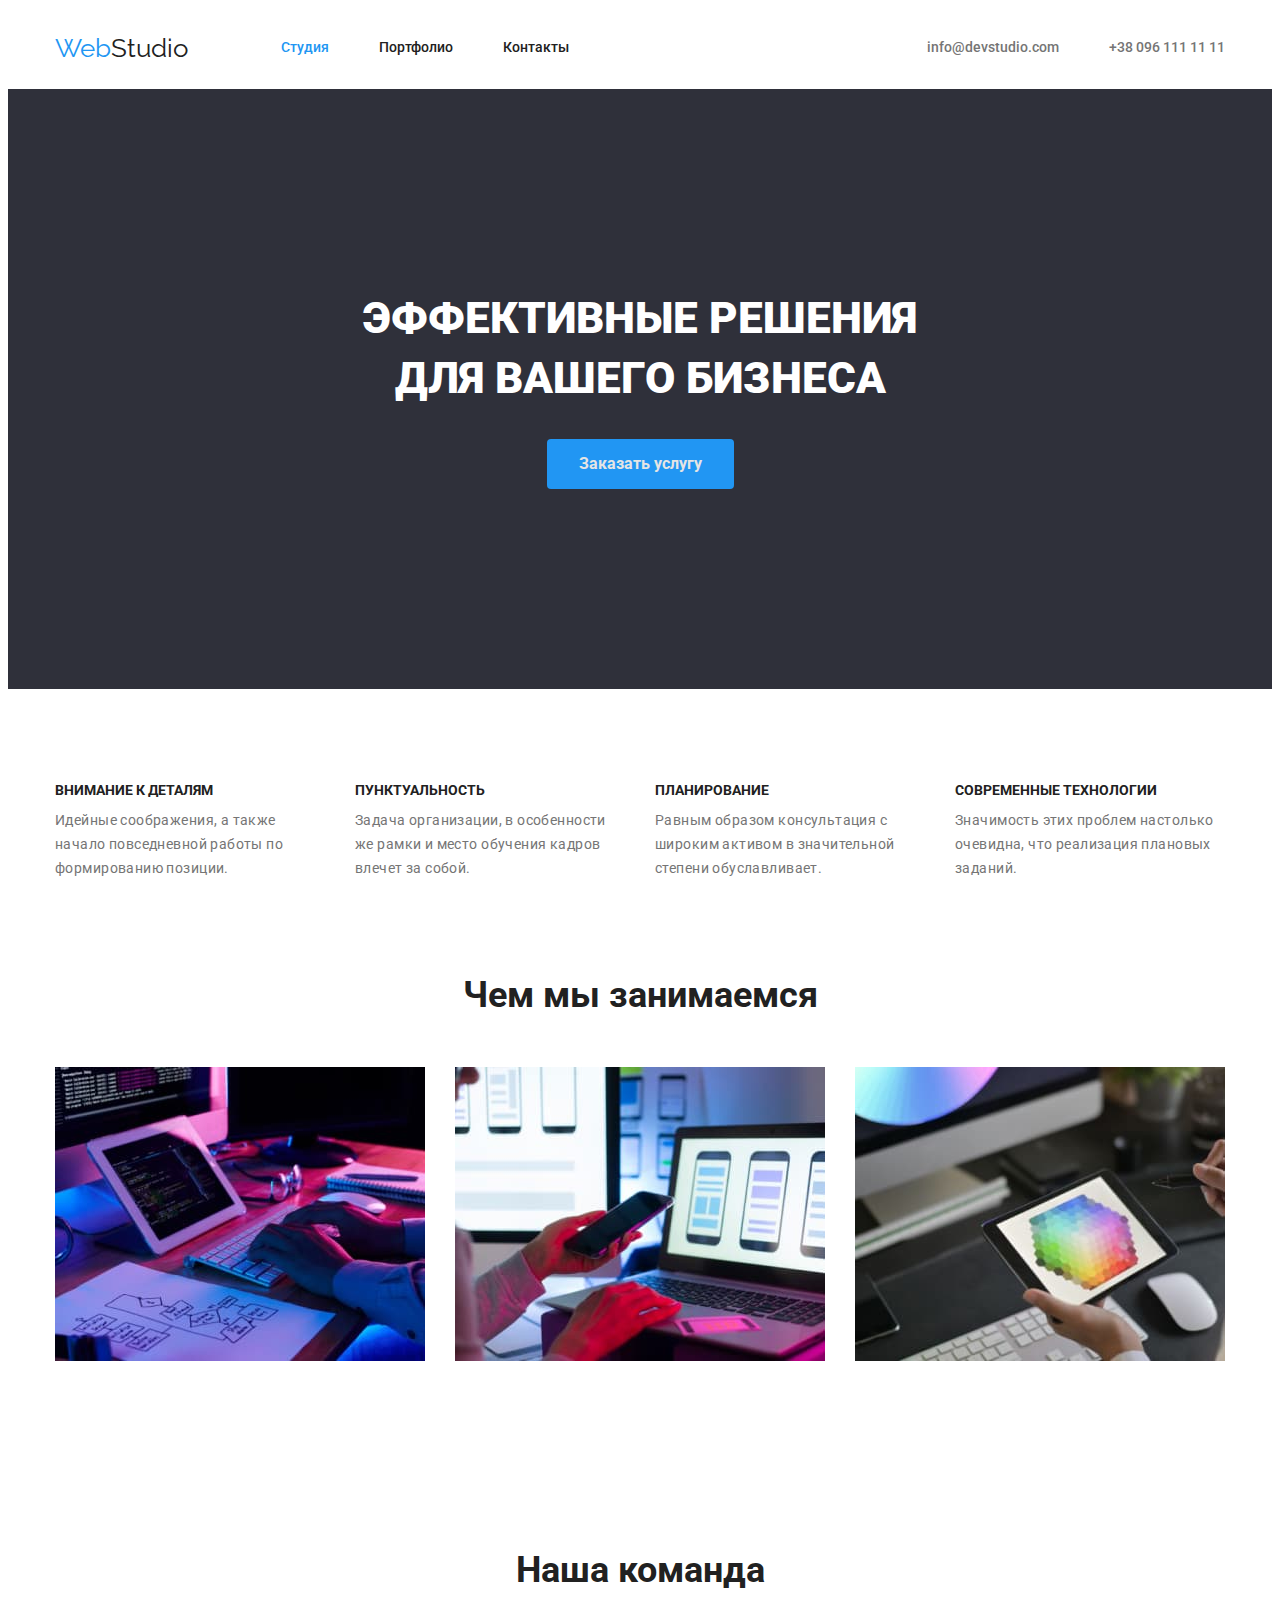
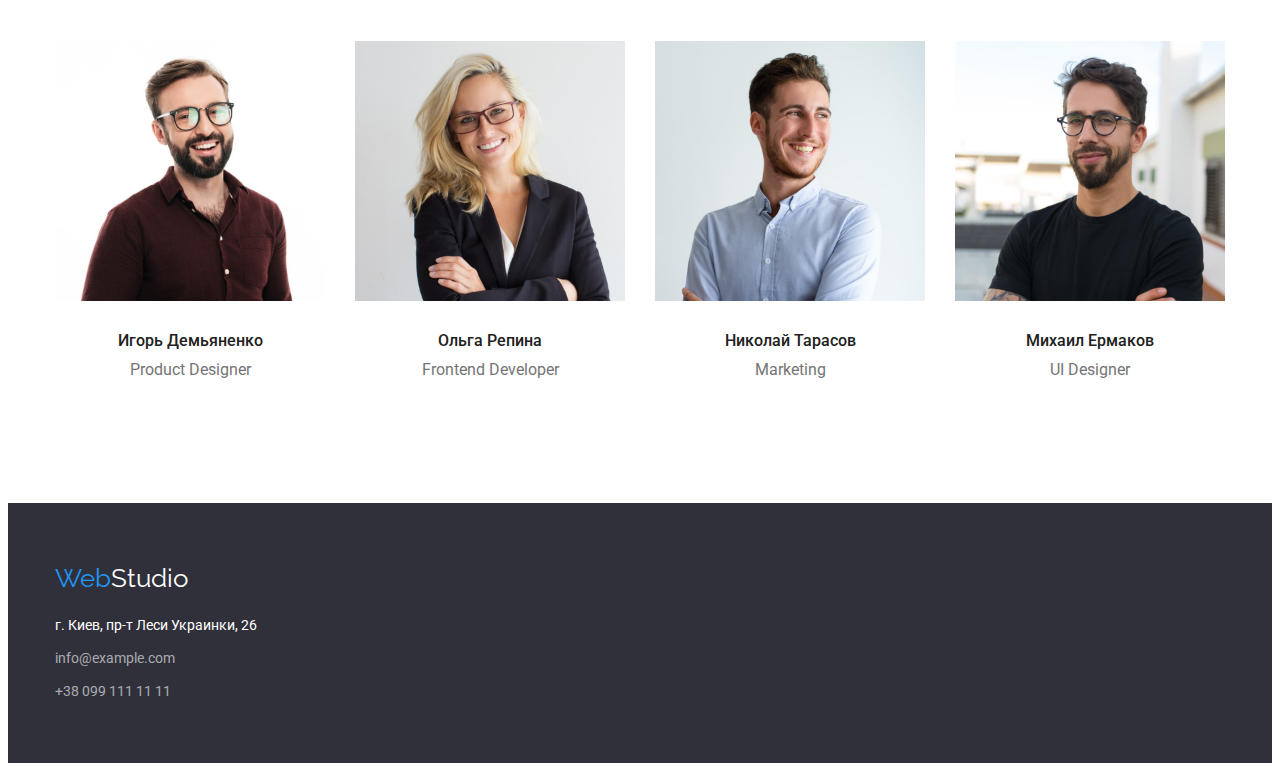
<file: index.html>
<!DOCTYPE html>
<html lang="ru">

<head>
    <meta charset="UTF-8">
    <meta http-equiv="X-UA-Compatible" content="IE=edge">
    <meta name="viewport" content="width=device-width, initial-scale=1.0">
    <title>Document</title>
    <link href="https://fonts.googleapis.com/css2?family=Raleway:wght@700&family=Roboto:wght@400;500;700;900&display=swap"
        rel="stylesheet">
    <link rel="stylesheet" href="https://cdnjs.cloudflare.com/ajax/libs/modern-normalize/1.1.0/modern-normalize.min.css"
        integrity="sha512-wpPYUAdjBVSE4KJnH1VR1HeZfpl1ub8YT/NKx4PuQ5NmX2tKuGu6U/JRp5y+Y8XG2tV+wKQpNHVUX03MfMFn9Q=="
        crossorigin="anonymous" referrerpolicy="no-referrer" />
    <link rel="stylesheet" href="./css/styles.css">
</head>

<body>

    <!-- header -->
    
    <header class="header">
        <div class="container header-container">
            <nav class="site-nav">
                <a href="/" class="logo">Web<span class="accent">Studio</span></a>
                <ul class="site-nav-list list">
                    <li class="site-nav-item">
                        <a href="./index.html" class="link-current site-nav-header">Студия</a>
                    </li>
                    <li class="site-nav-item">
                        <a href="./portfolio.html" class="link site-nav-header">Портфолио</a>
                    </li>
                    <li class="site-nav-item">
                        <a href="" class="link site-nav-header">Контакты</a>
                    </li>
                </ul>
            </nav>
            <ul class="contact-list list">
                <li class="contact-list-item">
                    <a href="mailto:info@devstudio.com" class="mail">info@devstudio.com</a>
                </li>
                <li class="contact-list-item">
                    <a href="tel:+380961111111" class="tel">+38 096 111 11 11</a>
                </li>
            </ul>
        </div>   
    </header>
    <main>

        <!-- hero -->
        
        <section class="hero-section">
            <div class="hero">
                <h1 class="hero-title">Эффективные решения<br /> для вашего бизнеса</h1>
                <button type="button" class="hero-button hero-btn">Заказать услугу</button>
            </div>
        </section>



        <!-- features -->
        
        <section class="features section">
            <div class="container">
                <h2 class="visually-hidden">Наши преимущества</h2>
                <ul class="features-list list">
                    <li class="features-list-item">
                        <h3 class="features-title">Внимание к деталям</h3>
                        <p class="features-text">Идейные соображения, a также начало повседневной работы по формированию позиции.
                        </p>
                    </li>
                    <li class="features-list-item">
                        <h3 class="features-title">Пунктуальность</h3>
                        <p class="features-text">Задача организации, в особенности же рамки и место обучения кадров влечет за собой.
                        </p>
                    </li>
                    <li class="features-list-item">
                        <h3 class="features-title">Планирование</h3>
                        <p class="features-text">Равным образом консультация c широким активом в значительной степени обуславливает.
                        </p>
                    </li>
                    <li class="features-list-item">
                        <h3 class="features-title">Современные технологии</h3>
                        <p class="features-text">Значимость этих проблем настолько очевидна, что реализация плановых заданий.</p>
                    </li>
                </ul>
            </div>
        </section>
       

        <!--benefits-->
        
        <section class="benefits-section">
            <div class="container">
                <h2 class="benefits-title">Чем мы занимаемся</h2>
                <ul class="benefits-list list">
                    <li class="benefits-list-item">
                        <img src="./images/img.jpg" alt="Верстка" width="370">
                    </li>
                    <li class="benefits-list-item">
                        <img src="./images/img(1).jpg" alt="Дизайн" width="370">
                    </li>
                    <li class="benefits-list-item">
                        <img src="./images/img(2).jpg" alt="Внешнее оформление" width="370">
                    </li>
                </ul>
            </div>
        </section>
        

        <!-- Team -->
        
    
        <section class="team section">
            <div class="team-container container">
                <h2 class="team-title">Наша команда</h2>
                <ul class="team-list list">
                    <li class="team-list-item">
                        <img src="./images/img(3).jpg" class="team-img alt="Работник1" width="270">
                        <div class="team-section-title">
                            <h3 class="name">Игорь Демьяненко</h3>
                            <p class="position">Product Designer</p>
                        </div>
                    </li>
                    <li class="team-list-item">
                        <img src="./images/img(4).jpg" class="team-img" alt="Работник2" width="270">
                        <div class="team-section-title">
                            <h3 class="name">Ольга Репина</h3>
                            <p class="position">Frontend Developer</p>
                        </div>
                    </li>
                    <li class="team-list-item">
                        <img src="./images/img(5).jpg" class="team-img" alt="Работник3" width="270">
                        <div class="team-section-title">
                            <h3 class="name">Николай Тарасов</h3>
                            <p class="position">Marketing</p>
                        </div>
                    </li>
                    <li class="team-list-item">
                        <img src="./images/img(6).jpg" class="team-img" alt="Работник4" width="270">
                        <div class="team-section-title">
                            <h3 class="name">Михаил Ермаков</h3>
                            <p class="position">UI Designer</p>
                        </div>
                    </li>
                </ul>
            </div>
        </section>
    </main>

    <!-- adress -->
    
    <footer class="footer-section">
        <div class="container">
            <div class="logo-footer">
                <a href="/" class="footer-logo">Web<span class="accents">Studio</span></a>
            </div>
            <address>
                <ul class="footer-list list adress">
                    <li class="footer-item">
                        <a href="https://bit.ly/3pXMvUd" target="_blank" rel="noopener noreferrer" class="adressa">г. Киев, пр-т
                                Леси
                                Украинки, 26</a>
                    </li>
                    <li class="footer-item">
                        <a href="mailto:info@example.com" class="mail">info@example.com</a>
                    </li>
                    <li class="footer-item">
                        <a href="tel:+380991111111" class="tel">+38 099 111 11 11</a>
                    </li>
                </ul>
            </address>
        </div>
    </footer>
    
    
    
</body>
</html>
</file>
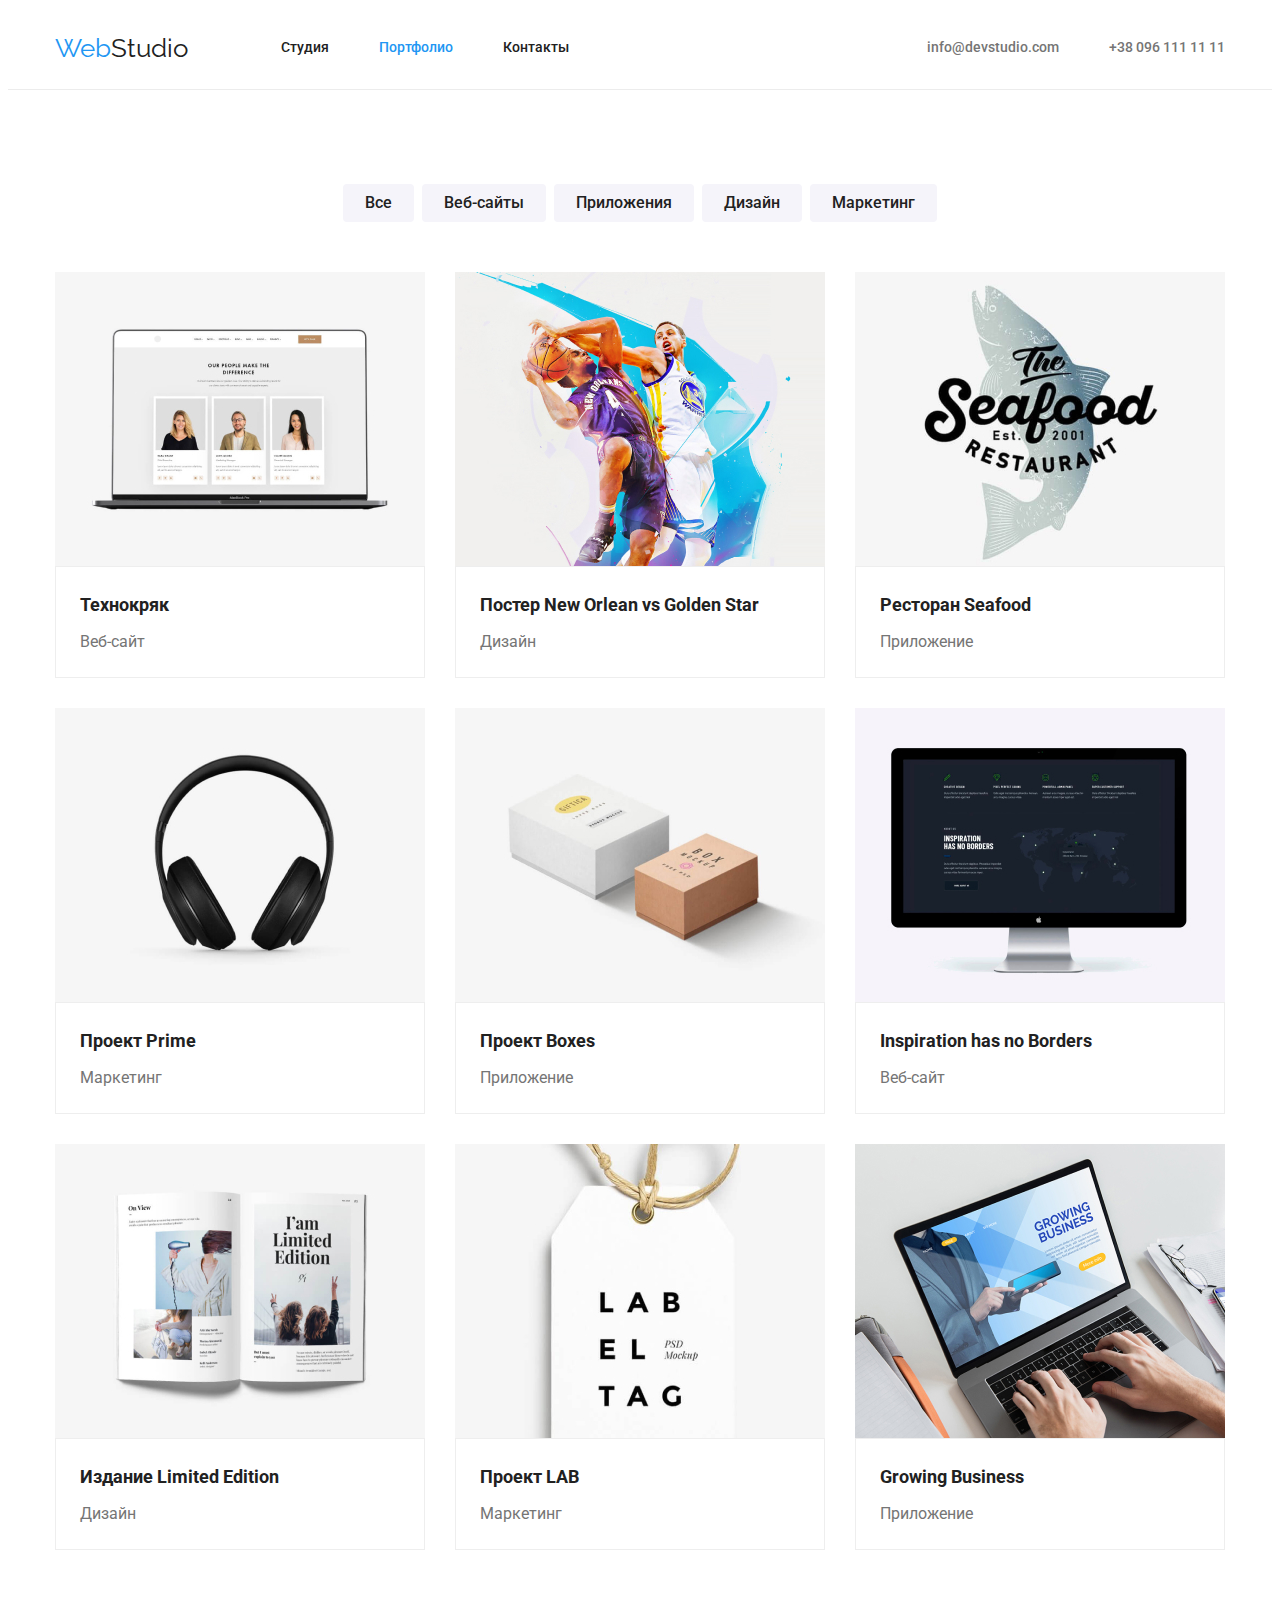
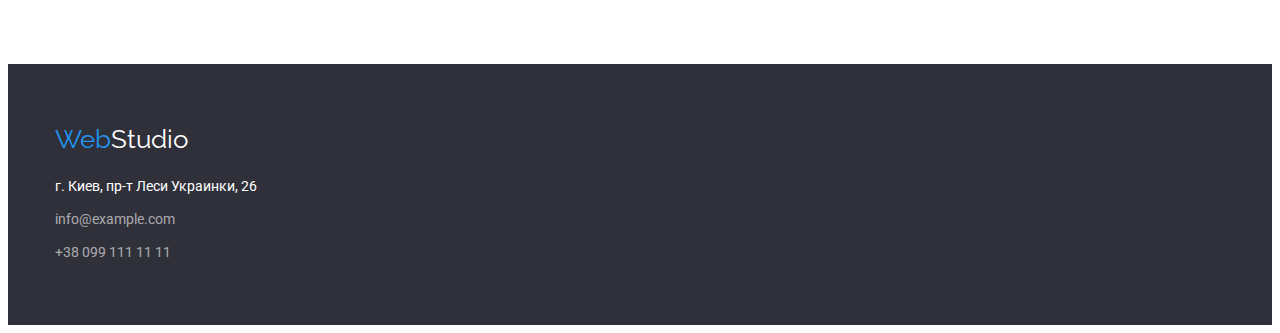
<file: portfolio.html>
<!DOCTYPE html>
<html lang="ru">
<head>
    <meta charset="UTF-8">
    <meta http-equiv="X-UA-Compatible" content="IE=edge">
    <meta name="viewport" content="width=device-width, initial-scale=1.0">
    <title>Document</title>
    <link href="https://fonts.googleapis.com/css2?family=Raleway:wght@700&family=Roboto:wght@400;500;700;900&display=swap"
        rel="stylesheet">
    <link rel="stylesheet" href="https://cdnjs.cloudflare.com/ajax/libs/modern-normalize/1.1.0/modern-normalize.min.css"
        integrity="sha512-wpPYUAdjBVSE4KJnH1VR1HeZfpl1ub8YT/NKx4PuQ5NmX2tKuGu6U/JRp5y+Y8XG2tV+wKQpNHVUX03MfMFn9Q=="
        crossorigin="anonymous" referrerpolicy="no-referrer" />
    <link rel="stylesheet" href="./css/styles.css">
</head>
<body>

    <!-- header -->
    <header class="header header-border">
        <div class="container header-container">
            <nav class="site-nav">
                <a href="/" class="logo">Web<span class="accent">Studio</span></a>
                <ul class="site-nav-list list">
                    <li class="site-nav-item">
                        <a href="./index.html" class="link">Студия</a>
                    </li>
                    <li class="site-nav-item">
                        <a href="./portfolio.html" class="link-current">Портфолио</a>
                    </li>
                    <li class="site-nav-item">
                        <a href="" class="link">Контакты</a>
                    </li>
                </ul>
            </nav>
            <ul class="contact-list list">
                <li class="contact-list-item">
                    <a href="mailto:info@devstudio.com" class="mail">info@devstudio.com</a>
                </li>
                <li class="contact-list-item">
                    <a href="tel:+380961111111" class="tel">+38 096 111 11 11</a>
                </li>
            </ul>
        </div>
    </header>

    <main>
        <!-- work -->

        <section class="work-section">
            <div class="container">
                <h1 class="visually-hidden">Примеры работ</h1>
                <ul class="work-list list">
                    <li class="work-list-item">
                        <button type="button" class="work-btn">Все</button>
                    </li>
                    <li class="work-list-item">
                        <button type="button" class="work-btn">Веб-сайты</button>
                    </li>
                    <li class="work-list-item">
                        <button type="button" class="work-btn">Приложения</button>
                    </li>
                    <li class="work-list-item">
                        <button type="button" class="work-btn">Дизайн</button>
                    </li>
                    <li class="work-list-item">
                        <button type="button" class="work-btn">Маркетинг</button>
                    </li>
                </ul>
            </div>

            <!-- examples -->
            <div class="container">
                <ul class="examples-list list">
                    <li class="examples-list-item">
                        <img src="./images/img(19).jpg" class="examples-img" alt="Веб-сайты" width="370">
                        <div class="examples-title-list">
                            <h2 class="examples-title">Технокряк</h2>
                            <p class="examples-name">Веб-сайт</p>
                        </div>
                        
                    </li>
                    <li class="examples-list-item">
                        <img src="./images/img(11).jpg" class="examples-img" alt="Дизайн" width="370">
                        <div class="examples-title-list">
                            <h2 class="examples-title">Постер New Orlean vs Golden Star</h2>
                            <p class="examples-name">Дизайн</p>
                        </div>
                        
                    </li>
                    <li class="examples-list-item">
                        <img src="./images/img(12).jpg" class="examples-img" alt="Приложение" width="370">
                        <div class="examples-title-list">
                            <h2 class="examples-title">Ресторан Seafood</h2>
                            <p class="examples-name">Приложение</p>
                        </div>
                        
                    </li>
                    <li class="examples-list-item">
                        <img src="./images/img(13).jpg" class="examples-img" alt="Наушники" width="370">
                        <div class="examples-title-list">
                            <h2 class="examples-title">Проект Prime</h2>
                            <p class="examples-name">Маркетинг</p>
                        </div>
                        
                    </li>
                    <li class="examples-list-item">
                        <img src="./images/img(14).jpg" class="examples-img" alt="Коробки" width="370">
                        <div class="examples-title-list">
                            <h2 class="examples-title">Проект Boxes</h2>
                            <p class="examples-name">Приложение</p>
                        </div>
                        
                    </li>
                    <li class="examples-list-item">
                        <img src="./images/img(15).jpg" class="examples-img" alt="Веб-сайт" width="370">
                        <div class="examples-title-list">
                            <h2 class="examples-title">Inspiration has no Borders</h2>
                            <p class="examples-name">Веб-сайт</p>
                        </div>
                        
                    </li>
                    <li class="examples-list-item">
                        <img src="./images/img(16).jpg" class="examples-img" alt="Журнал" width="370">
                        <div class="examples-title-list">
                            <h2 class="examples-title">Издание Limited Edition</h2>
                            <p class="examples-name">Дизайн</p>
                        </div>
                        
                    </li>
                    <li class="examples-list-item">
                        <img src="./images/img(17).jpg" class="examples-img" alt="Значок" width="370">
                        <div class="examples-title-list">
                            <h2 class="examples-title">Проект LAB</h2>
                            <p class="examples-name">Маркетинг</p>
                        </div>
                        
                    </li>
                    <li class="examples-list-item">
                        <img src="./images/img(18).jpg" class="examples-img" alt="Ноутбук" width="370">
                        <div class="examples-title-list">
                            <h2 class="examples-title">Growing Business</h2>
                            <p class="examples-name">Приложение</p>
                        </div>
                        
                    </li>
                </ul>
            </div>  
        </section>
    </main>

    <!-- adress -->
    <footer class="footer-section">
        <div class="container">
            <div class="logo-footer">
                <a href="/" class="footer-logo">Web<span class="accents">Studio</span></a>
            </div>
            <address>
                <ul class="footer-list list adress">
                    <li class="footer-item">
                        <a href="https://bit.ly/3pXMvUd" target="_blank" rel="noopener noreferrer" class="adressa">г. Киев,
                            пр-т
                            Леси
                            Украинки, 26</a>
                    </li>
                    <li class="footer-item">
                        <a href="mailto:info@example.com" class="mail">info@example.com</a>
                    </li>
                    <li class="footer-item">
                        <a href="tel:+380991111111" class="tel">+38 099 111 11 11</a>
                    </li>
                </ul>
            </address>
        </div>
    </footer>
</body>
</html>
</file>
<file: css/styles.css>
:root {
    --primary-text-color:#757575;
    --primary-white-color: #FFFFFF;
    --title-text-color: #212121;
    --primary-bg-color: #E5E5E5;
    --accent-color: #2196F3;
    --secondary-text-color: rgba(255, 255, 255, 0.6);
    --backlights: rgb(62, 0, 128);
}

html {
    box-sizing: border-box;
}
*,
*::before,
*::after {
    box-sizing: inherit;
}

body {
    
    color: var(--primary-text-color);
    font-family: Roboto, sans-serif;
}
.list{
    list-style: none;
}

.container {
    width: 1200px;
    padding-left: 15px;
    padding-right: 15px;
    margin-left: auto;
    margin-right: auto;
    
}

h1,h2,h3,h4,h5,h6,p,ul {
    
    margin: 0;
}
img {
    display: block;
    max-width: 100%;
    height: auto;
}
/* header */

.header-container {
    display: flex;
    align-items: center;

    background: var(--primary-white-color);
}

.header-border {
    border-bottom-width: 1px;
    border-bottom-style: solid;
    border-bottom-color: #ECECEC;
}
/* logo */
.logo {
    display: flex;
    align-items: center;
    padding: 0;
    margin-top: 25px;
    margin-bottom: 25px;
    
    color: #2196F3;
    font-family: Raleway, sans-serif;
    font-size: 26px;
    line-height: 1.19;

    text-decoration: none;
}
.accent {
    display: flex;
    margin-right: 93px;
    color: var(--title-text-color);
}

/* site-nav */
.site-nav {
    display: flex;
    align-items: center;
}
.site-nav-list {
    display: flex;
    padding: 0;
    margin: 0;
    flex-direction: row;


    font-weight: 500;
    font-size: 14px;
    line-height: 1.14;
}
.site-nav-header {
    display: inline-block;
}
.site-nav-item:not(:last-child) {
    margin-right: 50px;

}

.site-nav-header {
    padding-top: 32px;
    padding-bottom: 32px;
    margin: 0;
}
.site-nav .link-current {
    color: var(--accent-color);

    text-decoration: none;
}
.site-nav .link-current:hover,
.site-nav .link-current:focus {
    color: var(--accent-color);
}
.site-nav .link {
    color: var(--title-text-color);

    text-decoration: none;
}
.site-nav .link:hover, 
.site-nav .link:focus {
    color: var(--accent-color);
}

/* contact */
.contact-list {
    display: flex;
    padding: 0;
    margin-left: auto;

}
.contact-list .mail {
    
}
.contact-list .tel {
    margin-right: auto;
    
}
.contact-list-item:not(:last-child) {
    margin-right: 50px;
    padding: 0;
}
.contact-list-item {

    font-weight: 500;
    font-size: 14px;
    line-height: 1.14;
}
.contact-list-item .mail,
.contact-list-item .tel {
    color: var(--primary-text-color);

    text-decoration: none;
}
.contact-list-item .mail:hover,
.contact-list-item .mail:focus {
    color: var(--accent-color);
}
.contact-list-item .tel:hover,
.contact-list-item .tel:focus {
    color: var(--accent-color);
}

/* hero */
.hero-section {
    background-color: #2F303A;
}
.hero-title {
    align-content: center;
    margin: 0;
    
    margin-bottom: 30px;

    color: var(--primary-white-color);

    font-style: normal;
    font-weight: 900;
    font-size: 44px;
    line-height: 1.36;
    text-align: center;
    text-transform: uppercase;
}
.hero-section {
    padding-top: 200px;
    padding-bottom: 200px;
}

/* button */

.hero-button {
    display: block;
    margin: 0 auto;
    padding: 10px 32px;
    border: 0ch;
    border-radius: 4px;

    background-color: var(--accent-color);
    color: var(--primary-bg-color);

    font-family: inherit; 
    font-weight: 700;
    font-size: 16px;
    line-height: 1.88;
    text-align: center;
}


/* section */
.section {
    padding-top: 94px;
    padding-bottom: 94px;
}
/* features */
.features-list {
    display: flex;
    flex-direction: row;
    margin: 0;
    padding: 0;
}
.features-list-item {
    padding: 0;
    width: 270px;
}
.features-list-item:not(:last-child) {
    margin-right: 30px;;
}

.features-title {
    margin-bottom: 10px;
    padding: 0;
    color: var(--title-text-color);

    font-weight: 700;
    font-size: 14px;
    line-height: 1.14;
    text-transform: uppercase;
}
.features-text {
    
    font-weight: 400;
    font-size: 14px;
    line-height: 1.71;
    letter-spacing: 0.03em;
}
.visually-hidden {
    position: absolute;
    width: 1px;
    height: 1px;
    margin: -1px;
    border: 0;
    padding: 0;

    white-space: nowrap;
    clip-path: inset(100%);
    clip: rect(0 0 0 0);
    overflow: hidden;
}

/* benefits */
.benefits-section {
    padding-top: 0;
    padding-bottom: 94px;
    margin: 0;
}
.benefits-title {
    margin-bottom: 50px;
    color: var(--title-text-color);

    font-size: 36px;
    line-height: 1.17;
    text-align: center;
}
.benefits-list {
    display: flex;
    flex-direction: row;
    padding: 0;
    margin: 0;
}

.benefits-list-item:not(:last-child) {
    margin-right: 30px;
}

/* team */

.team-title {
    margin-bottom: 50px;
    color: var(--title-text-color);
        
    font-size: 36px;
    line-height: 1.17;
    text-align: center;
}
.team-list {
    display: flex;
    flex-direction: row;
    padding: 0;
    margin: 0;
}
.team-list-item:not(:last-child) {
    margin-right: 30px;
}
.team-section-title{
    padding-top: 30px;
    padding-bottom: 30px;
}

.team .name {
    margin-bottom: 10px;
    text-align: center;
    color: var(--title-text-color);

    font-weight: 500;
    font-size: 16px;
    line-height: 1.19;
}
.team .position {
    text-align: center;
    font-weight: 400;
    font-size: 16px;
    line-height: 1.19;
}

/* footer */
.footer-section {
    padding-top: 60px;
    padding-bottom: 60px;
    margin: 0;
    background-color: #2F303A; 
}

/* adress */
.footer-logo {
    margin-bottom: 20px;
    color: #2196F3;
    font-family: Raleway, sans-serif;
    font-size: 26px;
    line-height: 1.19;
    
    text-decoration: none;
}
.logo-footer{
    margin-bottom: 20px;
}

.accents {
    color: var(--primary-white-color);
}
.footer-list {
    padding: 0;
}
.footer-item:not(:last-child) {
    margin-bottom: 9px;
}
.adress {
    font-weight: 400;
    font-size: 14px;
    line-height: 1.71;
}
.adress .adressa {
    color: var(--primary-white-color);
    font-style: normal;

    text-decoration: none;
}
.adress .adressa:hover,
.adress .adressa:focus {
    color: var(--accent-color);
}
.adress .mail {
    color: var(--secondary-text-color);
    font-style: normal;

    text-decoration: none;
}
.adress .mail:hover,
.adress .mail:focus {
    color: var(--accent-color);
}
.adress .tel {
    color: var(--secondary-text-color);
    font-style: normal;

    text-decoration: none;
}
.adress .tel:hover,
.adress .tel:focus {
    color: var(--accent-color);
}

/* portfolio */

/* work */
.work-section {
    padding-top: 94px;
    padding-bottom: 114px;
    margin: 0;
}
.work-list {
    display: flex;
    justify-content: center;
    margin-bottom: 50px;
    padding: 0;
    
}
.work-list-item:not(:last-child){
    margin-right: 8px;
}
.work-btn {
    
    padding: 6px 22px;

    border: 0ch;
    border-radius: 4px;
    color: var(--title-text-color);
    background-color: #F5F4FA;
    
    font-family: inherit;
    font-style: normal;
    font-weight: 500;
    font-size: 16px;
    line-height: 1.62;
}
    
.work-btn:hover,
.work-btn:focus {
    color: var(--primary-white-color);
    background-color: var(--accent-color);
}  
.work .variant {
    color: var(--primary-white-color);
    background-color: var(--accent-color);
}

/* examples */

.examples-list {
    display: flex;
    flex-wrap: wrap;
    column-gap: 30px;
    row-gap: 30px;

    margin: 0;
    padding: 0;
}

.examples-title-list {
    padding-top: 20px;
    padding-bottom: 20px;
    padding-left: 24px;
    padding-right: 24px;
    margin: 0;
    border: 1px solid #EEEEEE;
       
    
}
.examples-title{
    margin-bottom: 4px;
    color: var(--title-text-color);

    font-style: normal;
    font-weight: 700;
    font-size: 18px;
    line-height: 2;
}
.examples-name {
    
    color: var(--primary-text-color);

    font-style: normal;
    font-weight: 400;
    font-size: 16px;
    line-height: 1.88;
}


/* колір основного тексту #212121 */
/* вторинний колір #757575 */
/* додатковий колір rgba(255, 255, 255, 0.6) */
/* білий колір #FFFFFF */
/* акцент #2196F3 */

/* колір фону #E5E5E5 */
</file>
